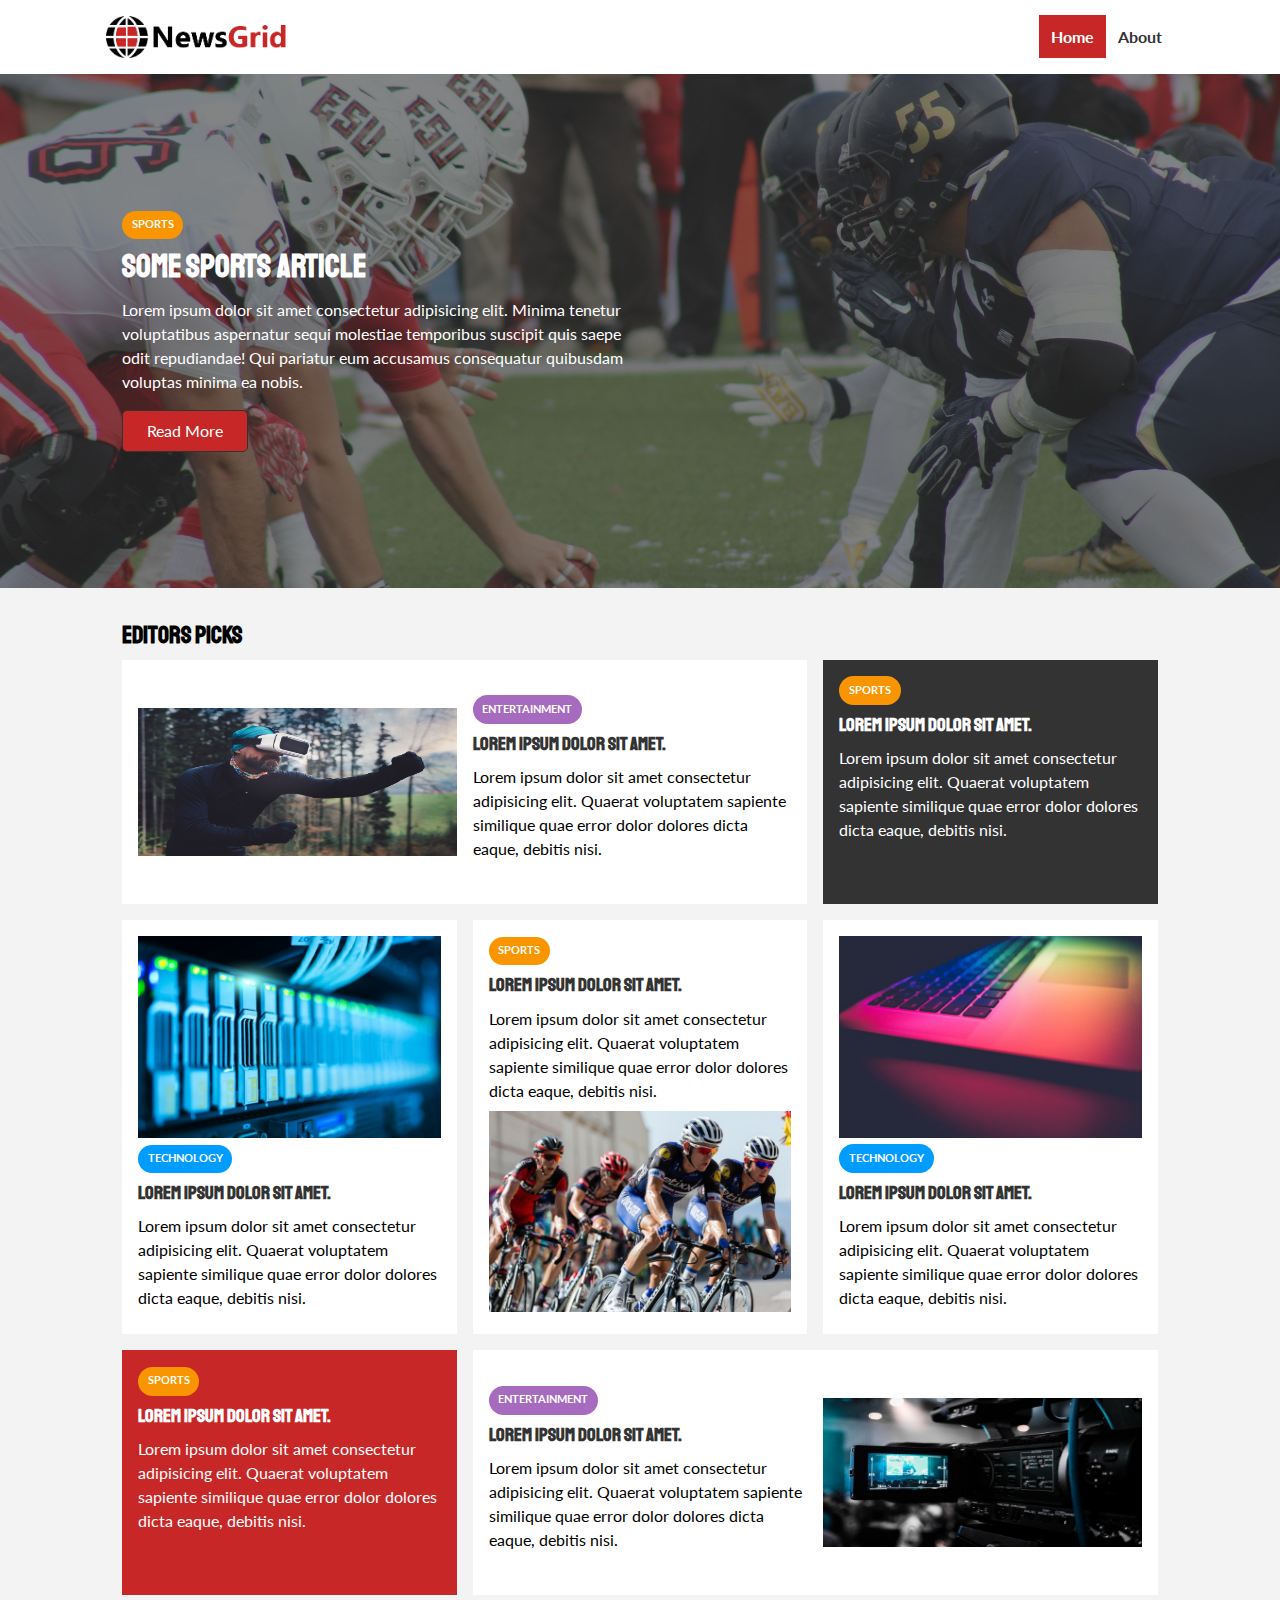
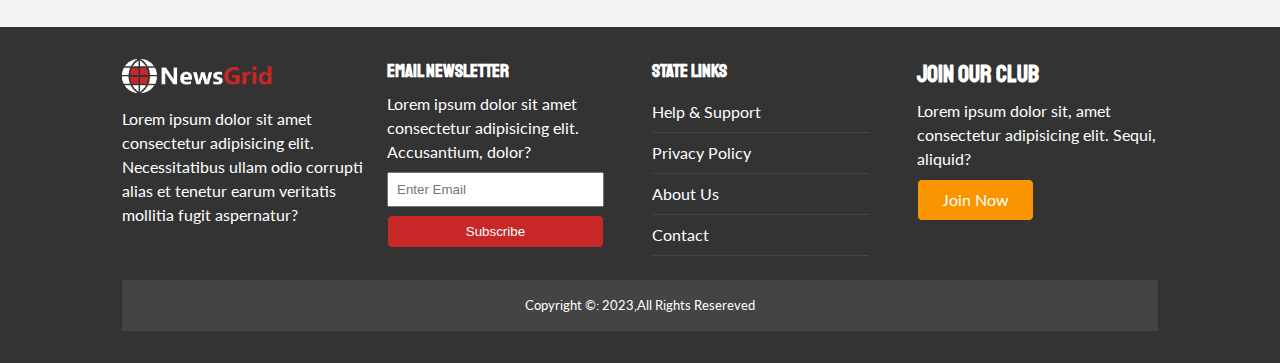
<file: index.html>
<!DOCTYPE html>
<html lang="en">

<head>
    <meta charset="UTF-8">
    <meta name="viewport" content="width=device-width, initial-scale=1.0">
    <link rel="stylesheet" href="https://use.fontawesome.com/releases/v5.6.3/css/all.css"
        integrity="sha384-UHRtZLI+pbxtHCWp1t77Bi1L4ZtiqrqD80Kn4Z8NTSRyMA2Fd33n5dQ8lWUE00s/" crossorigin="anonymous">
    <link href="https://fonts.googleapis.com/css?family=Lato|Staatliches" rel="stylesheet">
    <link rel="stylesheet" href="css/style.css">
    <link rel="stylesheet" media="screen and (max-width: 768px)" href="css/mobile.css">
    <link rel="shortcut icon" type="image/x-icon" href="faviconnews.ico">
    <title>NewsGrid | Latest News</title>
</head>

<body>
    <nav id="main-nav">
        <div class="container">
            <img class="logo" src="img/logo.png" alt="newsgrid">
            <div class="social">
                <a href="http://facebook.com" target="_blank"><i class="fab fa-facebook fa-2x"></i></a>
                <a href="http://twitter.com" target="_blank"><i class="fab fa-twitter fa-2x"></i></a>
                <a href="http://instagram.com" target="_blank"><i class="fab fa-instagram fa-2x"></i></a>
                <a href="http://youtube.com" target="_blank"><i class="fab fa-youtube fa-2x"></i></a>
            </div>
            <ul>
                <li><a href="index.html" class="current">Home</a></li>
                <li><a href="about.html">About</a></li>
            </ul>
        </div>
    </nav>

    <!-- showcase -->
    <header id="showcase">
        <div class="container">
            <div class="showcase-container">
                <div class="showcase-content">
                    <div class="category category-sports">Sports</div>
                    <h1>Some Sports Article</h1>
                    <p>Lorem ipsum dolor sit amet consectetur adipisicing elit. Minima tenetur voluptatibus aspernatur
                        sequi molestiae temporibus suscipit quis saepe odit repudiandae! Qui pariatur eum accusamus
                        consequatur quibusdam voluptas minima ea nobis.</p>
                    <a href="article.html" class="btn btn-primary">Read More</a>
                </div>
            </div>
        </div>
    </header>

    <!-- home articles -->
    <section id="home-articles" class="py-2">
        <div class="container">
            <h2>Editors Picks</h2>
            <div class="articles-container">
                <article class="card">
                    <img src="img/articles/ent1.jpg" alt="">
                    <div>
                        <div class="category category-ent">Entertainment</div>
                        <h3>
                            <a href="article.html">Lorem ipsum dolor sit amet.</a>
                        </h3>
                        <p>Lorem ipsum dolor sit amet consectetur adipisicing elit. Quaerat voluptatem sapiente
                            similique quae error dolor dolores dicta eaque, debitis nisi.
                        </p>
                    </div>
                </article>

                <article class="card bg-dark">

                    <div class="category category-sports">Sports</div>
                    <h3>
                        <a href="article.html">Lorem ipsum dolor sit amet.</a>
                    </h3>
                    <p>Lorem ipsum dolor sit amet consectetur adipisicing elit. Quaerat voluptatem sapiente
                        similique quae error dolor dolores dicta eaque, debitis nisi.
                    </p>

                </article>

                <article class="card">
                    <img src="img/articles/tech1.jpg" alt="">
                    <div class="category category-tech">Technology</div>
                    <h3>
                        <a href="article.html">Lorem ipsum dolor sit amet.</a>
                    </h3>
                    <p>Lorem ipsum dolor sit amet consectetur adipisicing elit. Quaerat voluptatem sapiente
                        similique quae error dolor dolores dicta eaque, debitis nisi.
                    </p>

                </article>

                <article class="card">

                    <div class="category category-sports">Sports</div>
                    <h3>
                        <a href="article.html">Lorem ipsum dolor sit amet.</a>
                    </h3>
                    <p>Lorem ipsum dolor sit amet consectetur adipisicing elit. Quaerat voluptatem sapiente
                        similique quae error dolor dolores dicta eaque, debitis nisi.
                    </p>
                    <img src="img/articles/sports1.jpg" alt="">
                </article>
                <article class="card">
                    <img src="img/articles/tech2.jpg" alt="">
                    <div class="category category-tech">Technology</div>
                    <h3>
                        <a href="article.html">Lorem ipsum dolor sit amet.</a>
                    </h3>
                    <p>Lorem ipsum dolor sit amet consectetur adipisicing elit. Quaerat voluptatem sapiente
                        similique quae error dolor dolores dicta eaque, debitis nisi.
                    </p>

                </article>
                <article class="card bg-primary">

                    <div class="category category-sports">Sports</div>
                    <h3>
                        <a href="article.html">Lorem ipsum dolor sit amet.</a>
                    </h3>
                    <p>Lorem ipsum dolor sit amet consectetur adipisicing elit. Quaerat voluptatem sapiente
                        similique quae error dolor dolores dicta eaque, debitis nisi.
                    </p>

                </article>

                <article class="card">

                    <div>
                        <div class="category category-ent">Entertainment</div>
                        <h3>
                            <a href="article.html">Lorem ipsum dolor sit amet.</a>
                        </h3>
                        <p>Lorem ipsum dolor sit amet consectetur adipisicing elit. Quaerat voluptatem sapiente
                            similique quae error dolor dolores dicta eaque, debitis nisi.
                        </p>
                    </div>
                    <img src="img/articles/ent2.jpg" alt="">
                </article>
            </div>
        </div>
    </section>

    <!-- footer -->
    <footer id="main-footer" class="py-2">
        <div class="container footer-container">
            <div>
                <img src="img/logo_light.png" alt="">
                <p>Lorem ipsum dolor sit amet consectetur adipisicing elit. Necessitatibus ullam odio corrupti alias et
                    tenetur earum veritatis mollitia fugit aspernatur?</p>
            </div>
            <div>
                <h3>Email Newsletter</h3>
                <p>Lorem ipsum dolor sit amet consectetur adipisicing elit. Accusantium, dolor?</p>
                <form name="contact" method="POST" data-netlify="true">
                    <input type="email" name="email" placeholder="Enter Email">
                    <input type="submit" value="Subscribe" class="btn btn-primary">
                </form>
            </div>
            <div>
                <h3>State Links</h3>
                <ul class="list">
                    <li><a href="#">Help & Support</a></li>
                    <li><a href="#">Privacy Policy</a></li>
                    <li><a href="#">About Us</a></li>
                    <li><a href="#">Contact</a></li>
                </ul>
            </div>
            <div>
                <h2>Join Our Club</h2>
                <p>Lorem ipsum dolor sit, amet consectetur adipisicing elit. Sequi, aliquid?</p>
                <a href="#" class="btn btn-secondary">Join Now</a>
            </div>
            <div>
                <p>
                    Copyright &copy: 2023,All Rights Resereved
                </p>
            </div>
        </div>
    </footer>
</body>

</html>
</file>
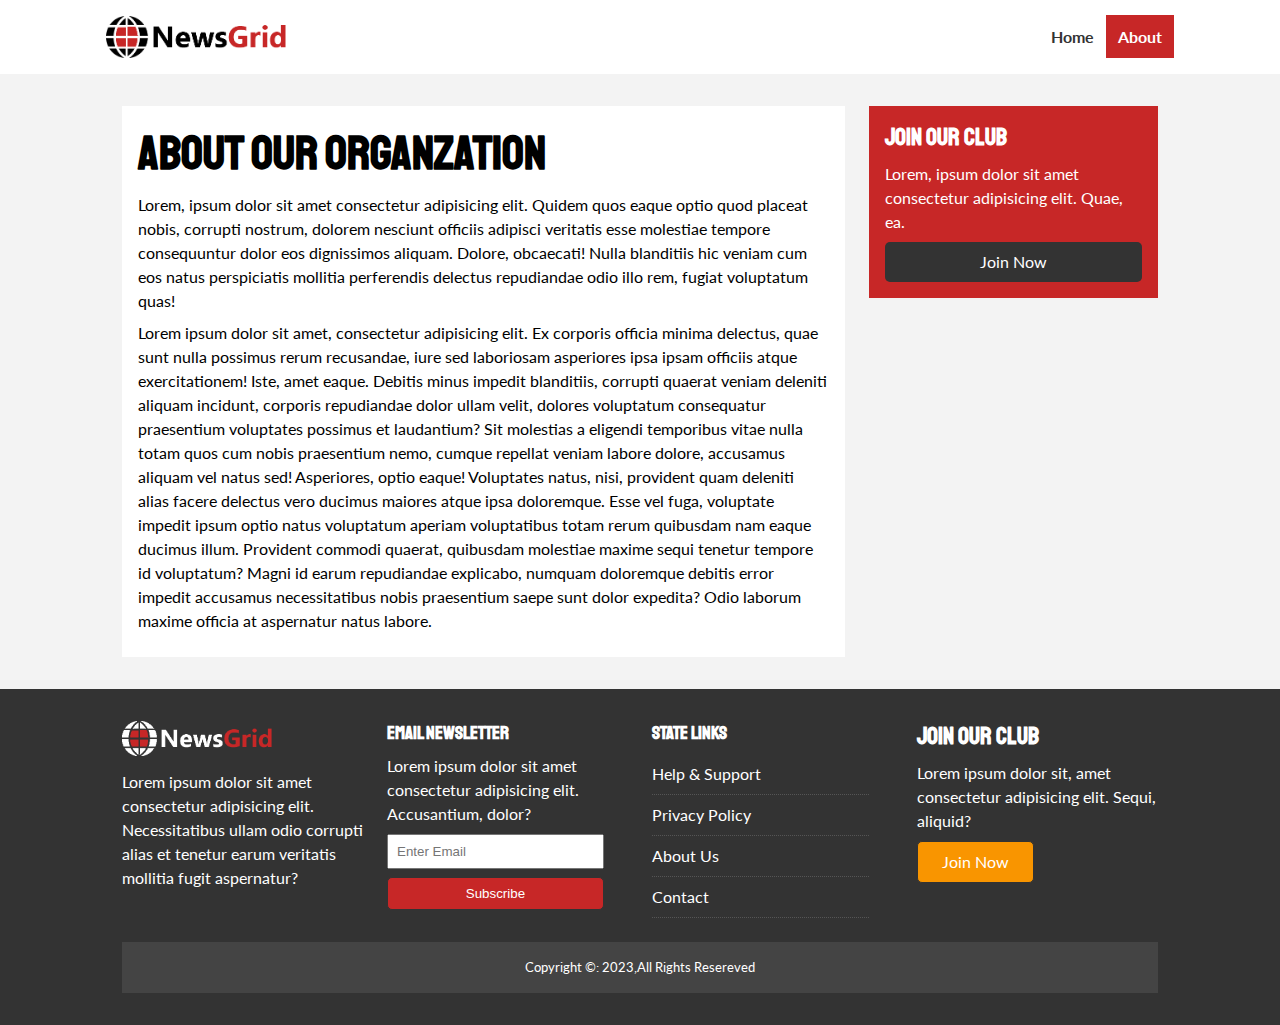
<file: about.html>
<!DOCTYPE html>
<html lang="en">

<head>
    <meta charset="UTF-8">
    <meta name="viewport" content="width=device-width, initial-scale=1.0">
    <link rel="stylesheet" href="https://use.fontawesome.com/releases/v5.6.3/css/all.css"
        integrity="sha384-UHRtZLI+pbxtHCWp1t77Bi1L4ZtiqrqD80Kn4Z8NTSRyMA2Fd33n5dQ8lWUE00s/" crossorigin="anonymous">
    <link href="https://fonts.googleapis.com/css?family=Lato|Staatliches" rel="stylesheet">
    <link rel="stylesheet" href="css/style.css">
    <link rel="stylesheet" media="screen and (max-width: 768px)" href="css/mobile.css">
    <link rel="shortcut icon" type="image/x-icon" href="faviconnews.ico">
    <title>NewsGrid | About Page</title>
</head>

<body>
    <nav id="main-nav">
        <div class="container">
            <img class="logo" src="img/logo.png" alt="newsgrid">
            <div class="social">
                <a href="http://facebook.com" target="_blank"><i class="fab fa-facebook fa-2x"></i></a>
                <a href="http://twitter.com" target="_blank"><i class="fab fa-twitter fa-2x"></i></a>
                <a href="http://instagram.com" target="_blank"><i class="fab fa-instagram fa-2x"></i></a>
                <a href="http://youtube.com" target="_blank"><i class="fab fa-youtube fa-2x"></i></a>
            </div>
            <ul>
                <li><a href="index.html">Home</a></li>
                <li><a href="about.html" class="current">About</a></li>
            </ul>
        </div>
    </nav>

    <section id="about">
        <div class="container">
            <div class="page-container">
                <article class="card">
                    <h1 class="lheading">About Our Organzation</h1>
                    <p>Lorem, ipsum dolor sit amet consectetur adipisicing elit. Quidem quos eaque optio quod placeat
                        nobis, corrupti nostrum, dolorem nesciunt officiis adipisci veritatis esse molestiae tempore
                        consequuntur dolor eos dignissimos aliquam. Dolore, obcaecati! Nulla blanditiis hic veniam cum
                        eos natus perspiciatis mollitia perferendis delectus repudiandae odio illo rem, fugiat
                        voluptatum quas!
                    </p>
                    <p>Lorem ipsum dolor sit amet, consectetur adipisicing elit. Ex corporis officia minima delectus,
                        quae sunt nulla possimus rerum recusandae, iure sed laboriosam asperiores ipsa ipsam officiis
                        atque exercitationem! Iste, amet eaque. Debitis minus impedit blanditiis, corrupti quaerat
                        veniam deleniti aliquam incidunt, corporis repudiandae dolor ullam velit, dolores voluptatum
                        consequatur praesentium voluptates possimus et laudantium? Sit molestias a eligendi temporibus
                        vitae nulla totam quos cum nobis praesentium nemo, cumque repellat veniam labore dolore,
                        accusamus aliquam vel natus sed! Asperiores, optio eaque! Voluptates natus, nisi, provident quam
                        deleniti alias facere delectus vero ducimus maiores atque ipsa doloremque. Esse vel fuga,
                        voluptate impedit ipsum optio natus voluptatum aperiam voluptatibus totam rerum quibusdam nam
                        eaque ducimus illum. Provident commodi quaerat, quibusdam molestiae maxime sequi tenetur tempore
                        id voluptatum? Magni id earum repudiandae explicabo, numquam doloremque debitis error impedit
                        accusamus necessitatibus nobis praesentium saepe sunt dolor expedita? Odio laborum maxime
                        officia at aspernatur natus labore.</p>
                </article>
                <aside class="card bg-primary">
                    <h2>Join Our Club</h2>
                    <p>Lorem, ipsum dolor sit amet consectetur adipisicing elit. Quae, ea.</p>
                    <a href="#" class="btn btn-dark btn-block">Join Now</a>
                </aside>
            </div>
        </div>
    </section>


    <!-- footer -->
    <footer id="main-footer" class="py-2">
        <div class="container footer-container">
            <div>
                <img src="img/logo_light.png" alt="">
                <p>Lorem ipsum dolor sit amet consectetur adipisicing elit. Necessitatibus ullam odio corrupti alias et
                    tenetur earum veritatis mollitia fugit aspernatur?</p>
            </div>
            <div>
                <h3>Email Newsletter</h3>
                <p>Lorem ipsum dolor sit amet consectetur adipisicing elit. Accusantium, dolor?</p>
                <form name="contact" method="POST" data-netlify="true">
                    <input type="email" name="email" placeholder="Enter Email">
                    <input type="submit" value="Subscribe" class="btn btn-primary">
                </form>
            </div>
            <div>
                <h3>State Links</h3>
                <ul class="list">
                    <li><a href="#">Help & Support</a></li>
                    <li><a href="#">Privacy Policy</a></li>
                    <li><a href="#">About Us</a></li>
                    <li><a href="#">Contact</a></li>
                </ul>
            </div>
            <div>
                <h2>Join Our Club</h2>
                <p>Lorem ipsum dolor sit, amet consectetur adipisicing elit. Sequi, aliquid?</p>
                <a href="#" class="btn btn-secondary">Join Now</a>
            </div>
            <div>
                <p>
                    Copyright &copy: 2023,All Rights Resereved
                </p>
            </div>
        </div>
    </footer>
</body>

</html>
</file>
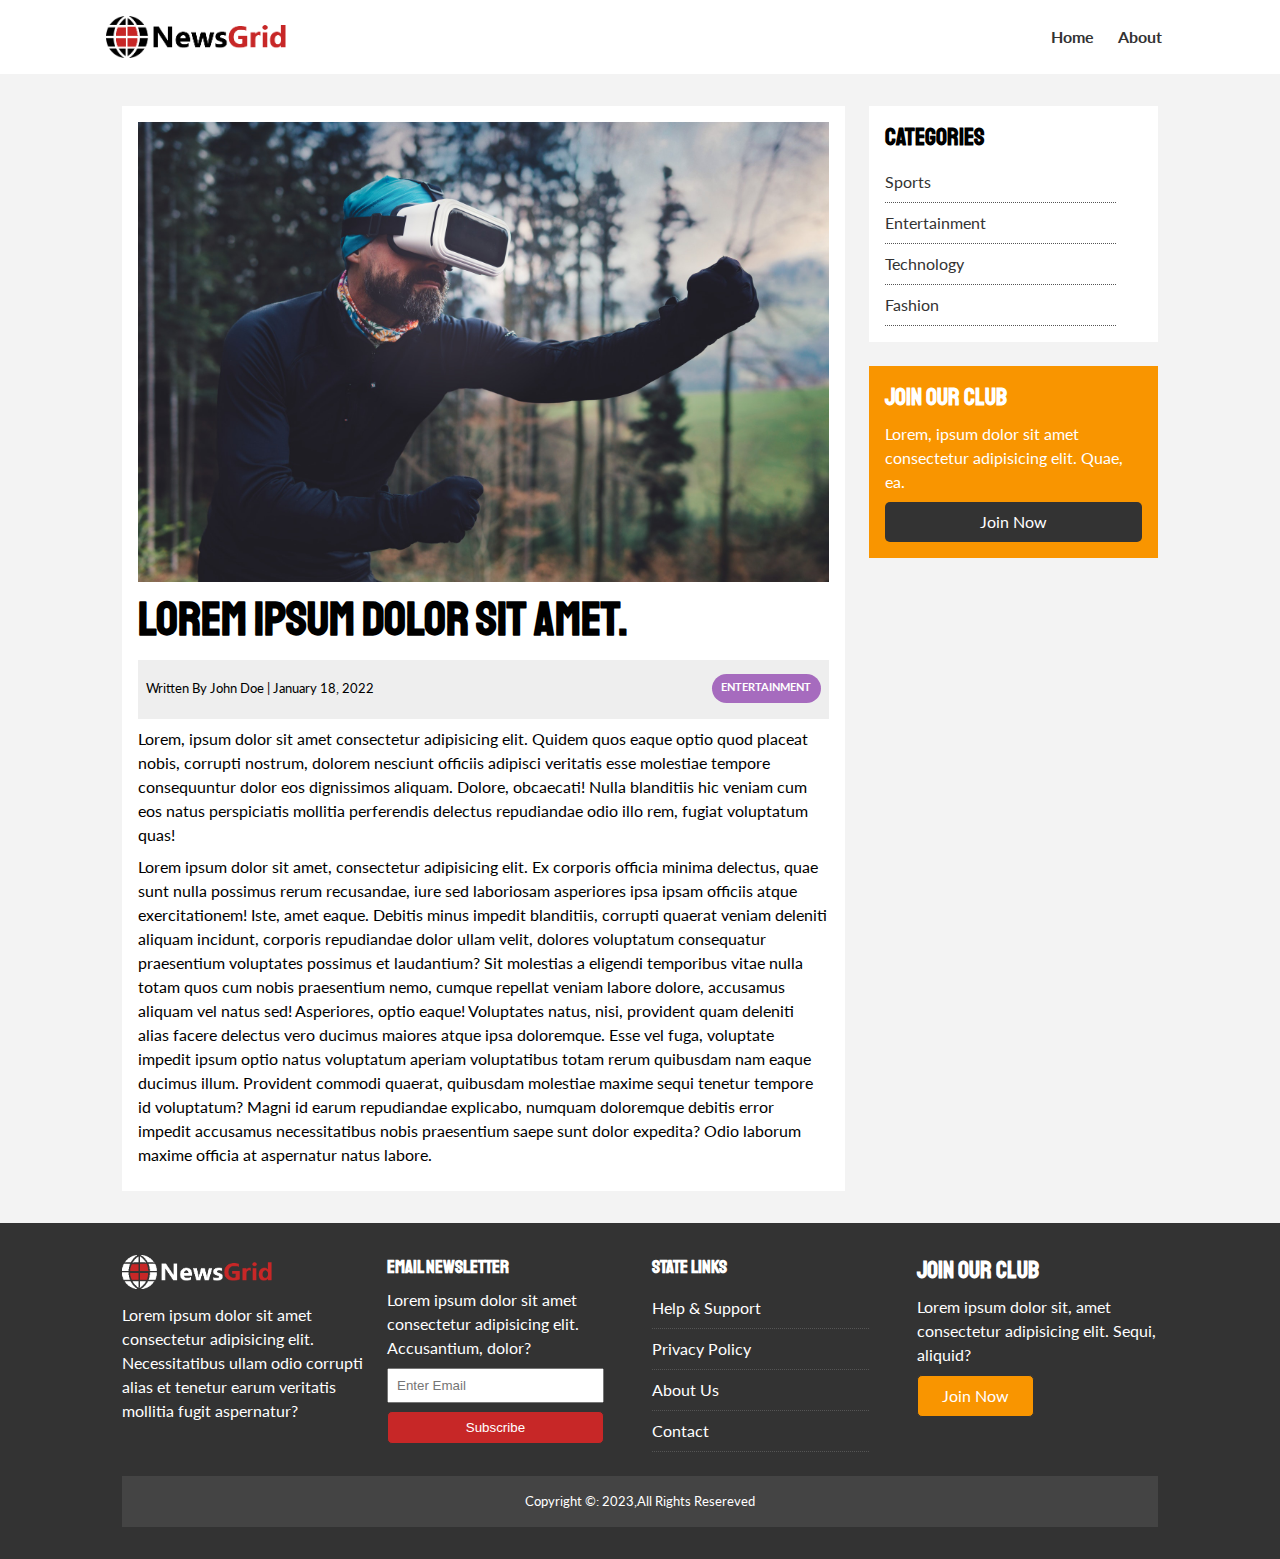
<file: article.html>
<!DOCTYPE html>
<html lang="en">

<head>
    <meta charset="UTF-8">
    <meta name="viewport" content="width=device-width, initial-scale=1.0">
    <link rel="stylesheet" href="https://use.fontawesome.com/releases/v5.6.3/css/all.css"
        integrity="sha384-UHRtZLI+pbxtHCWp1t77Bi1L4ZtiqrqD80Kn4Z8NTSRyMA2Fd33n5dQ8lWUE00s/" crossorigin="anonymous">
    <link href="https://fonts.googleapis.com/css?family=Lato|Staatliches" rel="stylesheet">
    <link rel="stylesheet" href="css/style.css">
    <link rel="stylesheet" media="screen and (max-width: 768px)" href="css/mobile.css">
    <link rel="shortcut icon" type="image/x-icon" href="faviconnews.ico">
    <title>NewsGrid | Article Page</title>
</head>

<body>
    <nav id="main-nav">
        <div class="container">
            <img class="logo" src="img/logo.png" alt="newsgrid">
            <div class="social">
                <a href="http://facebook.com" target="_blank"><i class="fab fa-facebook fa-2x"></i></a>
                <a href="http://twitter.com" target="_blank"><i class="fab fa-twitter fa-2x"></i></a>
                <a href="http://instagram.com" target="_blank"><i class="fab fa-instagram fa-2x"></i></a>
                <a href="http://youtube.com" target="_blank"><i class="fab fa-youtube fa-2x"></i></a>
            </div>
            <ul>
                <li><a href="index.html">Home</a></li>
                <li><a href="about.html">About</a></li>
            </ul>
        </div>
    </nav>

    <section id="article">
        <div class="container">
            <div class="page-container">
                <article class="card">
                    <img src="img/articles/ent1.jpg" alt="">
                    <h1 class="lheading">Lorem ipsum dolor sit amet.</h1>
                    <div class="meta">
                        <small>
                            <i class="fas fa-user"></i> Written By John Doe | January 18, 2022
                        </small>
                        <!-- <br> -->
                        <div class="category category-ent">Entertainment</div>
                    </div>
                    <p>Lorem, ipsum dolor sit amet consectetur adipisicing elit. Quidem quos eaque optio quod placeat
                        nobis, corrupti nostrum, dolorem nesciunt officiis adipisci veritatis esse molestiae tempore
                        consequuntur dolor eos dignissimos aliquam. Dolore, obcaecati! Nulla blanditiis hic veniam cum
                        eos natus perspiciatis mollitia perferendis delectus repudiandae odio illo rem, fugiat
                        voluptatum quas!
                    </p>
                    <p>Lorem ipsum dolor sit amet, consectetur adipisicing elit. Ex corporis officia minima delectus,
                        quae sunt nulla possimus rerum recusandae, iure sed laboriosam asperiores ipsa ipsam officiis
                        atque exercitationem! Iste, amet eaque. Debitis minus impedit blanditiis, corrupti quaerat
                        veniam deleniti aliquam incidunt, corporis repudiandae dolor ullam velit, dolores voluptatum
                        consequatur praesentium voluptates possimus et laudantium? Sit molestias a eligendi temporibus
                        vitae nulla totam quos cum nobis praesentium nemo, cumque repellat veniam labore dolore,
                        accusamus aliquam vel natus sed! Asperiores, optio eaque! Voluptates natus, nisi, provident quam
                        deleniti alias facere delectus vero ducimus maiores atque ipsa doloremque. Esse vel fuga,
                        voluptate impedit ipsum optio natus voluptatum aperiam voluptatibus totam rerum quibusdam nam
                        eaque ducimus illum. Provident commodi quaerat, quibusdam molestiae maxime sequi tenetur tempore
                        id voluptatum? Magni id earum repudiandae explicabo, numquam doloremque debitis error impedit
                        accusamus necessitatibus nobis praesentium saepe sunt dolor expedita? Odio laborum maxime
                        officia at aspernatur natus labore.</p>
                </article>
                <aside id="cateogries" class="card">
                    <h2>Categories</h2>
                    <ul class="list">
                        <li><a href="#"><i class="fas fa-chevron-right"></i> Sports</a></li>
                        <li><a href="#"><i class="fas fa-chevron-right"></i> Entertainment</a></li>
                        <li><a href="#"><i class="fas fa-chevron-right"></i> Technology</a></li>
                        <li><a href="#"><i class="fas fa-chevron-right"></i> Fashion</a></li>
                    </ul>
                </aside>
                <aside class="card bg-secondary">
                    <h2>Join Our Club</h2>
                    <p>Lorem, ipsum dolor sit amet consectetur adipisicing elit. Quae, ea.</p>
                    <a href="#" class="btn btn-dark btn-block">Join Now</a>
                </aside>
            </div>
        </div>
    </section>


    <!-- footer -->
    <footer id="main-footer" class="py-2">
        <div class="container footer-container">
            <div>
                <img src="img/logo_light.png" alt="">
                <p>Lorem ipsum dolor sit amet consectetur adipisicing elit. Necessitatibus ullam odio corrupti alias et
                    tenetur earum veritatis mollitia fugit aspernatur?</p>
            </div>
            <div>
                <h3>Email Newsletter</h3>
                <p>Lorem ipsum dolor sit amet consectetur adipisicing elit. Accusantium, dolor?</p>
                <form name="contact" method="POST" data-netlify="true">
                    <input type="email" name="email" placeholder="Enter Email">
                    <input type="submit" value="Subscribe" class="btn btn-primary">
                </form>
            </div>
            <div>
                <h3>State Links</h3>
                <ul class="list">
                    <li><a href="#">Help & Support</a></li>
                    <li><a href="#">Privacy Policy</a></li>
                    <li><a href="#">About Us</a></li>
                    <li><a href="#">Contact</a></li>
                </ul>
            </div>
            <div>
                <h2>Join Our Club</h2>
                <p>Lorem ipsum dolor sit, amet consectetur adipisicing elit. Sequi, aliquid?</p>
                <a href="#" class="btn btn-secondary">Join Now</a>
            </div>
            <div>
                <p>
                    Copyright &copy: 2023,All Rights Resereved
                </p>
            </div>
        </div>
    </footer>
</body>

</html>
</file>
<file: css/style.css>
:root {
  --primary-color: #c72727;
  --secondary-color: #f99500;
  --light-color: #f3f3f3;
  --dark-color: #333;
  --max-width: 1100px;
}

.category {
  --sports-color: #f99500;
  --ent-color: #a66bbe;
  --tech-color: #009cff;
}

* {
  margin: 0;
  padding: 0;
  box-sizing: border-box;
}

body {
  font-family: "Lato", sans-serif;
  line-height: 1.5;
  background: var(--light-color);
}

a {
  color: #333;
  text-decoration: none;
}

ul {
  list-style: none;
}

img {
  width: 100%;
}

h1,
h2,
h3,
h4,
h5,
h6 {
  font-family: "Staatliches", cursive;
  margin-bottom: 0.55rem;
  line-height: 1.3;
}

/* utility */
.container {
  max-width: var(--max-width);
  margin: auto;
  padding: 0 2rem;
  overflow: hidden;
}

.category {
  display: inline-block;
  color: #fff;
  font-size: 0.66rem;
  text-transform: uppercase;
  padding: 0.4rem 0.6rem;
  border-radius: 15px;
  margin-bottom: 0.5rem;
  font-weight: bold;
}

.category-sports {
  background: var(--sports-color);
}
.category-ent {
  background: var(--ent-color);
}
.category-tech {
  background: var(--tech-color);
}

.page-container {
  display: grid;
  grid-template-columns: 5fr 2fr;
  margin: 2rem 0;
  grid-gap: 1.5rem;
}

.page-container > *:first-child {
  grid-row: 1 / span 3;
}

.btn {
  display: inline-block;
  border: none;
  background: var(--dark-color);
  cursor: pointer;
  color: #fff;
  padding: 0.5rem 1.5rem;
  border-radius: 5px;
}

.btn-dark {
  background: var(--dark-color) !important;
}

.btn-light {
  background: var(--light-color);
  border: 1px solid var(--light-color);
}
.btn-primary {
  background: var(--primary-color);
  border: 1px solid var(--dark-color);
}
.btn-secondary {
  background: var(--secondary-color);
  border: 1px solid var(--dark-color);
  /* color: #333; */
}

.btn:hover {
  opacity: 0.8;
}

.btn-block {
  display: block;
  width: 100%;
  text-align: center;
}

.card {
  background: #fff;
  padding: 1rem;
}

.bg-dark,
.bg-dark a {
  background: var(--dark-color);
  color: #fff;
}
.bg-primary,
.bg-primary a {
  background: var(--primary-color);
  color: #fff;
}
.bg-secondary,
.bg-secondary a {
  background: var(--secondary-color);
  color: #fff;
}

.py-1 {
  padding: 1.5rem 0;
}
.py-2 {
  padding: 2rem 0;
}
.py-3 {
  padding: 3rem 0;
}

.p-1 {
  padding: 1.5rem;
}
.p-2 {
  padding: 2rem;
}
.p-3 {
  padding: 3rem;
}

p {
  margin: 0.5rem 0;
}

.list li {
  padding: 0.5rem 0;
  border-bottom: #555 dotted 1px;
  width: 90%;
}

.list li a:hover {
  color: var(--primary-color) !important;
}

.lheading {
  font-size: 3rem;
}
/* end of utility */
#main-nav {
  background: #fff;
  position: sticky;
  top: 0;
  z-index: 2;
}

#main-nav .container {
  display: grid;
  grid-template-columns: 6fr 3fr 2fr;
  padding: 1rem;
  align-items: center;
  grid-gap: 1rem;
}

#main-nav .logo {
  width: 180px;
}

#main-nav ul {
  justify-self: end;
  display: flex;
}

#main-nav ul li a {
  padding: 0.75rem;
  font-weight: bold;
}

#main-nav ul li a.current {
  background: var(--primary-color);
  color: white;
}

#main-nav ul li a:hover {
  background: #a3a8a8;
  color: var(--dark-color);
}

#main-nav .social {
  justify-self: center;
}

#main-nav .social i {
  color: #777;
  margin-right: 0.5rem;
}

/* showcase */
#showcase {
  color: white;
  background: #333;
  padding: 2rem;
  position: relative;
}

#showcase:before {
  content: "";
  background: url(../img/featured.jpg) no-repeat center center/cover;
  position: absolute;
  top: 0;
  left: 0;
  width: 100%;
  height: 100%;
  opacity: 0.4;
}

#showcase .showcase-container {
  display: grid;
  grid-template-columns: repeat(2, 1fr);
  justify-content: center;
  align-items: center;
  height: 50vh;
}

#showcase .showcase-content {
  z-index: 1;
}

#showcase .showcase-content p {
  margin-bottom: 1rem;
}

/* home articles */
#home-articles .articles-container {
  display: grid;
  grid-template-columns: repeat(3, 1fr);
  grid-gap: 1rem;
}
#home-articles .articles-container > *:first-child,
#home-articles .articles-container > *:last-child {
  display: grid;
  grid-template-columns: repeat(2, 1fr);
  grid-gap: 1rem;
  align-items: center;
  grid-column: 1 / span 2;
}
#home-articles .articles-container > *:last-child {
  grid-column: 2 / span 2;
}

#home-articles .articles-container > *:first-child img,
#home-articles .articles-container > *:last-child img {
  height: 70%;
  background: no-repeat center center/cover;
}

/* footer */
#main-footer {
  background: var(--dark-color);
  color: #fff;
}

#main-footer img {
  width: 150px;
}

#main-footer a {
  color: #fff;
}

#main-footer .footer-container {
  display: grid;
  grid-template-columns: repeat(4, 1fr);
  grid-gap: 1.5rem;
}

#main-footer .footer-container > *:last-child {
  background: #444;
  grid-column: 1 / span 4;
  padding: 0.5rem;
  text-align: center;
  font-size: 0.8rem;
}

#main-footer .footer-container input[type="email"] {
  width: 90%;
  padding: 0.5rem;
  margin-bottom: 0.5rem;
}

#main-footer .footer-container input[type="submit"] {
  width: 90%;
}

/* #article .meta small {
  display: block;
  margin-bottom: 5px;
} */

#article .meta {
  display: flex;
  justify-content: space-between;
  align-items: center;
  background: #eee;
  padding: 0.5rem;
}

#article .meta .category {
  margin-top: 0.4rem;
}
</file>
<file: css/mobile.css>
/* navigation */
#main-nav .social {
  display: none;
}

#main-nav .container {
  grid-template-columns: 1fr;
  grid-gap: 1.2rem;
}

#main-nav ul,
#main-nav .logo {
  justify-self: center;
}

#main-nav ul li a {
  padding: 0.4rem;
}

#home-articles .articles-container {
  grid-template-columns: repeat(2, 1fr);
}

#home-articles .articles-container > *:first-child,
#home-articles .articles-container > *:last-child {
  grid-template-columns: 1fr;
  grid-column: 1;
}

@media (max-width: 600px) {
  /* stack grid items */
  #home-articles .articles-container,
  #main-footer .footer-container,
  #showcase .showcase-container {
    grid-template-columns: 1fr;
  }
  #main-footer .footer-container > *:last-child {
    grid-column: 1;
  }

  #main-footer .footer-container > * {
    border-bottom: #444 dotted 1px;
    padding-bottom: 1rem;
  }

  #main-footer .footer-container > *:last-child,
  #main-footer .footer-container > *:nth-child(3),
  #main-footer .footer-container > *:nth-child(4) {
    border: none;
  }

  .page-container {
    grid-template-columns: 1fr;
    text-align: center;
  }
  .page-container > *:first-child {
    grid-row: 1;
  }

  .lheading {
    font-size: 2rem;
  }
}
</file>
